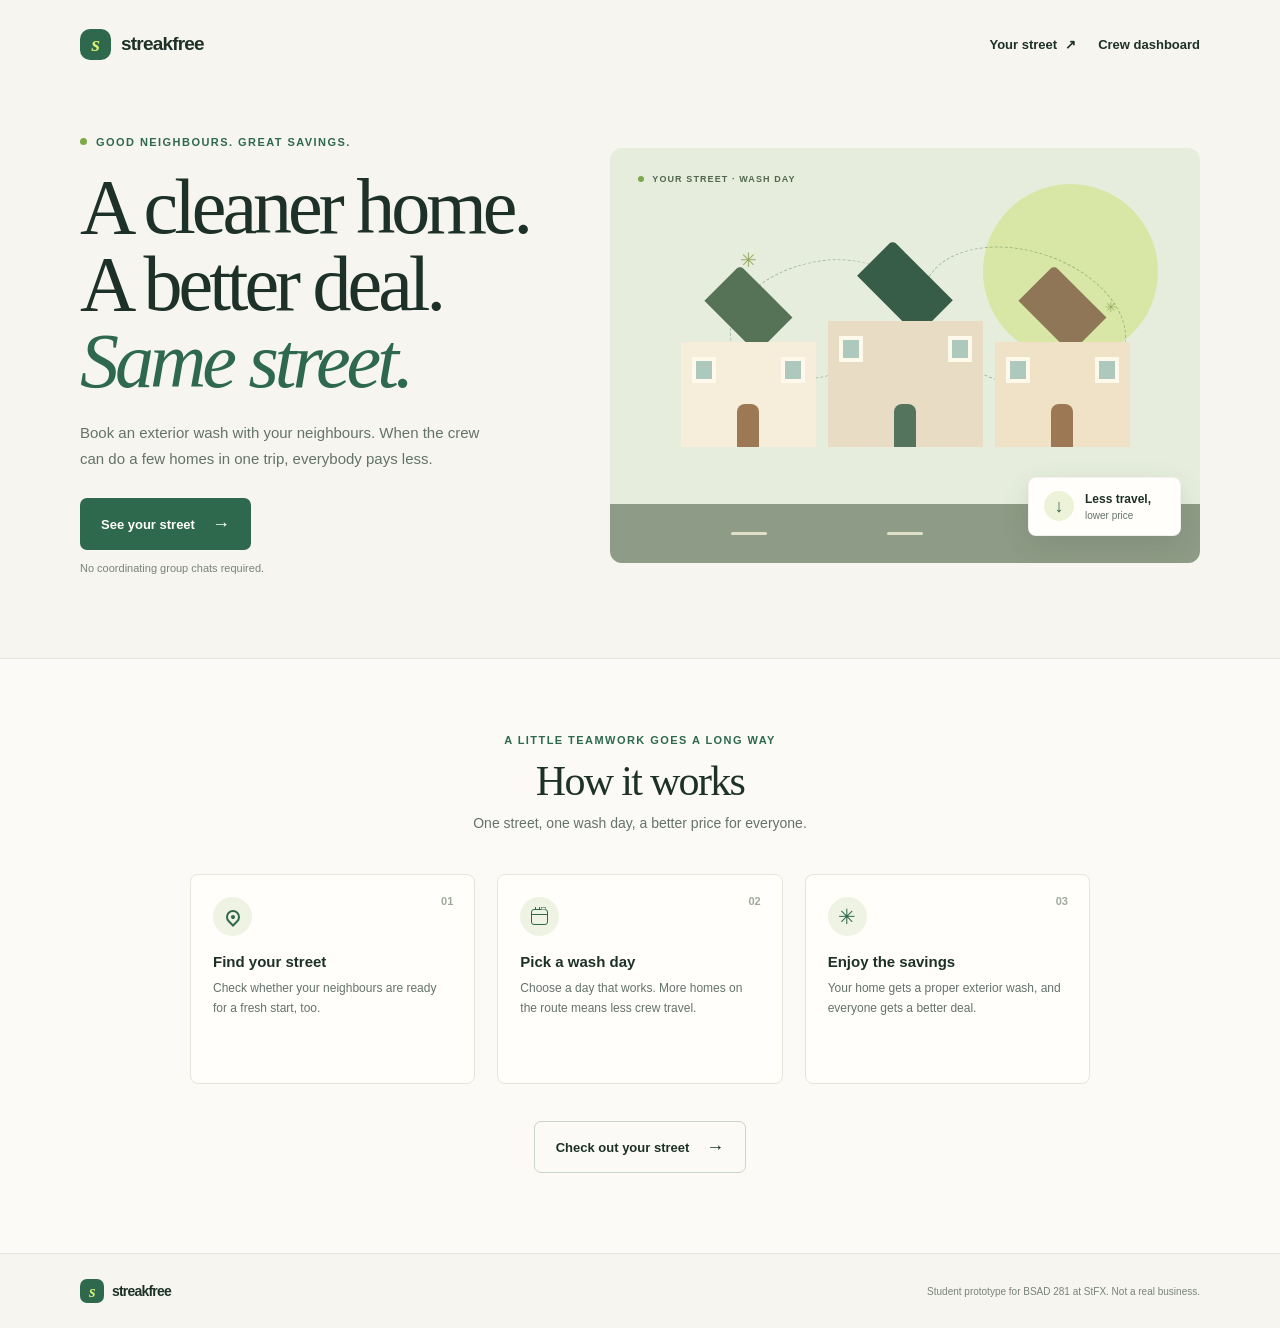
<file: index.html>
<!doctype html>
<html lang="en">
  <head>
    <meta charset="utf-8">
    <meta name="viewport" content="width=device-width, initial-scale=1">
    <meta name="theme-color" content="#f6f5ef">
    <meta name="description" content="Get your home's exterior washed for less when your neighbours book the same day.">
    <title>StreakFree — A cleaner street, together</title>
    <link rel="stylesheet" href="style.css">
  </head>
  <body>
    <header class="site-header">
      <a class="wordmark" href="index.html" aria-label="StreakFree home">
        <span class="wordmark-icon" aria-hidden="true">s</span>
        <span>streakfree</span>
      </a>
      <nav class="header-nav" aria-label="Primary navigation">
        <a class="header-link" href="street.html">Your street <span aria-hidden="true">↗</span></a>
        <a class="header-link" href="crews.html">Crew dashboard</a>
      </nav>
    </header>

    <main>
      <section class="hero">
        <div class="hero-copy">
          <p class="eyebrow"><span class="eyebrow-dot"></span> Good neighbours. Great savings.</p>
          <h1>A cleaner home.<br>A better deal.<br><span>Same street.</span></h1>
          <p class="hero-description">Book an exterior wash with your neighbours. When the crew can do a few homes in one trip, everybody pays less.</p>
          <a class="button button-primary" href="street.html">See your street <span aria-hidden="true">→</span></a>
          <p class="hero-note">No coordinating group chats required.</p>
        </div>

        <div class="neighbourhood" aria-label="Illustration of neighbours booking exterior house washes together">
          <div class="sun" aria-hidden="true"></div>
          <div class="route route-one" aria-hidden="true"></div>
          <div class="route route-two" aria-hidden="true"></div>
          <div class="street-label"><span class="street-label-dot"></span> YOUR STREET · WASH DAY</div>
          <div class="houses">
            <div class="house house-one">
              <div class="roof"></div><div class="home"><span class="window"></span><span class="door"></span><span class="window"></span></div>
            </div>
            <div class="house house-two">
              <div class="roof"></div><div class="home"><span class="window"></span><span class="door"></span><span class="window"></span></div>
            </div>
            <div class="house house-three">
              <div class="roof"></div><div class="home"><span class="window"></span><span class="door"></span><span class="window"></span></div>
            </div>
          </div>
          <div class="road" aria-hidden="true"><span></span><span></span><span></span></div>
          <div class="savings-card"><span class="savings-icon" aria-hidden="true">↓</span><span><strong>Less travel,</strong><br>lower price</span></div>
          <span class="sparkle sparkle-one" aria-hidden="true">✳</span>
          <span class="sparkle sparkle-two" aria-hidden="true">✳</span>
        </div>
      </section>

      <section class="how-it-works" id="how-it-works">
        <div class="section-heading">
          <p class="eyebrow">A little teamwork goes a long way</p>
          <h2>How it works</h2>
          <p>One street, one wash day, a better price for everyone.</p>
        </div>
        <div class="steps">
          <article class="step">
            <span class="step-number">01</span>
            <div class="step-icon icon-pin" aria-hidden="true"><span></span></div>
            <h3>Find your street</h3>
            <p>Check whether your neighbours are ready for a fresh start, too.</p>
          </article>
          <article class="step">
            <span class="step-number">02</span>
            <div class="step-icon icon-calendar" aria-hidden="true"><span></span></div>
            <h3>Pick a wash day</h3>
            <p>Choose a day that works. More homes on the route means less crew travel.</p>
          </article>
          <article class="step">
            <span class="step-number">03</span>
            <div class="step-icon icon-sparkle" aria-hidden="true"><span>✳</span></div>
            <h3>Enjoy the savings</h3>
            <p>Your home gets a proper exterior wash, and everyone gets a better deal.</p>
          </article>
        </div>
        <a class="button button-secondary" href="street.html">Check out your street <span aria-hidden="true">→</span></a>
      </section>
    </main>

    <footer class="site-footer">
      <a class="wordmark wordmark-footer" href="index.html"><span class="wordmark-icon" aria-hidden="true">s</span><span>streakfree</span></a>
      <p>Student prototype for BSAD 281 at StFX. Not a real business.</p>
    </footer>
  </body>
</html>
</file>
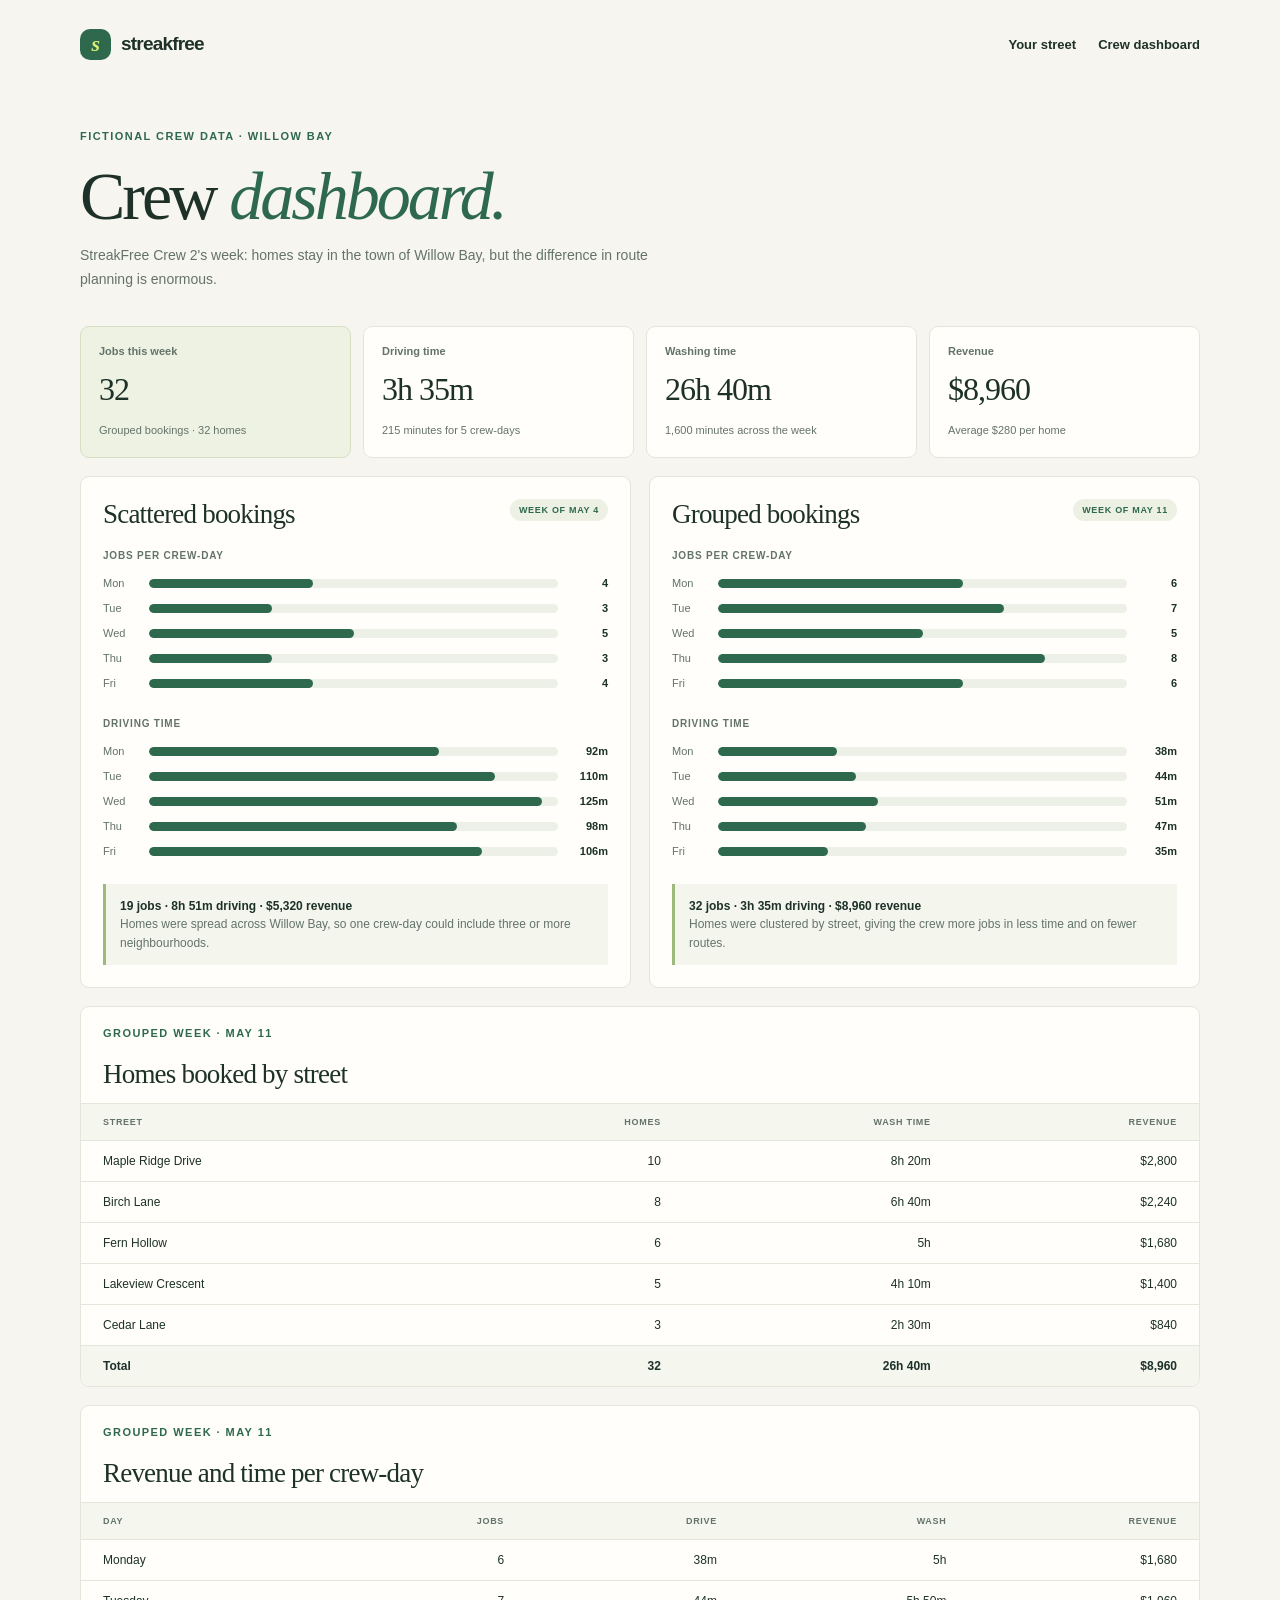
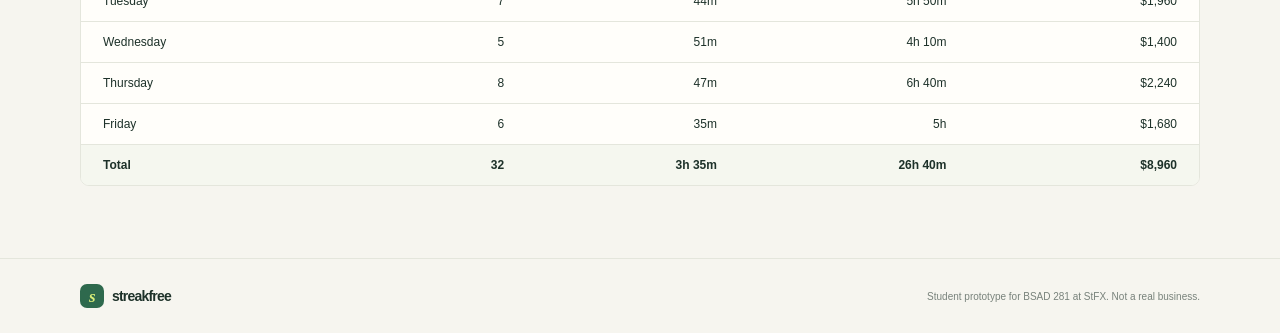
<file: crews.html>
<!doctype html>
<html lang="en">
  <head>
    <meta charset="utf-8">
    <meta name="viewport" content="width=device-width, initial-scale=1">
    <meta name="theme-color" content="#f6f5ef">
    <meta name="description" content="A fictional StreakFree crew dashboard comparing scattered and grouped booking weeks.">
    <title>Crew dashboard — StreakFree</title>
    <link rel="stylesheet" href="style.css">
  </head>
  <body>
    <header class="site-header">
      <a class="wordmark" href="index.html" aria-label="StreakFree home">
        <span class="wordmark-icon" aria-hidden="true">s</span>
        <span>streakfree</span>
      </a>
      <nav class="header-nav" aria-label="Primary navigation">
        <a class="header-link" href="street.html">Your street</a>
        <a class="header-link" href="crews.html" aria-current="page">Crew dashboard</a>
      </nav>
    </header>

    <main class="crew-main">
      <section class="crew-intro" aria-labelledby="crew-title">
        <p class="eyebrow"><span class="eyebrow-dot" aria-hidden="true"></span> Fictional crew data · Willow Bay</p>
        <h1 id="crew-title">Crew <span>dashboard.</span></h1>
        <p>StreakFree Crew 2's week: homes stay in the town of Willow Bay, but the difference in route planning is enormous.</p>
      </section>

      <section class="crew-summary" aria-label="Grouped week summary">
        <article class="crew-summary-card highlight">
          <span class="metric-label">Jobs this week</span>
          <strong>32</strong>
          <p>Grouped bookings · 32 homes</p>
        </article>
        <article class="crew-summary-card">
          <span class="metric-label">Driving time</span>
          <strong>3h 35m</strong>
          <p>215 minutes for 5 crew-days</p>
        </article>
        <article class="crew-summary-card">
          <span class="metric-label">Washing time</span>
          <strong>26h 40m</strong>
          <p>1,600 minutes across the week</p>
        </article>
        <article class="crew-summary-card">
          <span class="metric-label">Revenue</span>
          <strong>$8,960</strong>
          <p>Average $280 per home</p>
        </article>
      </section>

      <section class="crew-grid" aria-label="Comparison of two booking patterns">
        <article class="crew-section">
          <div class="crew-section-heading">
            <h2>Scattered bookings</h2>
            <span class="week-tag">Week of May 4</span>
          </div>

          <div class="chart-block">
            <p class="chart-title">Jobs per crew-day</p>
            <div class="chart-row">
              <span class="chart-row-label">Mon</span>
              <span class="chart-track"><span class="chart-bar" style="width:40%"></span></span>
              <span class="chart-value">4</span>
            </div>
            <div class="chart-row">
              <span class="chart-row-label">Tue</span>
              <span class="chart-track"><span class="chart-bar" style="width:30%"></span></span>
              <span class="chart-value">3</span>
            </div>
            <div class="chart-row">
              <span class="chart-row-label">Wed</span>
              <span class="chart-track"><span class="chart-bar" style="width:50%"></span></span>
              <span class="chart-value">5</span>
            </div>
            <div class="chart-row">
              <span class="chart-row-label">Thu</span>
              <span class="chart-track"><span class="chart-bar" style="width:30%"></span></span>
              <span class="chart-value">3</span>
            </div>
            <div class="chart-row">
              <span class="chart-row-label">Fri</span>
              <span class="chart-track"><span class="chart-bar" style="width:40%"></span></span>
              <span class="chart-value">4</span>
            </div>
          </div>

          <div class="chart-block">
            <p class="chart-title">Driving time</p>
            <div class="chart-row">
              <span class="chart-row-label">Mon</span>
              <span class="chart-track"><span class="chart-bar" style="width:70.8%"></span></span>
              <span class="chart-value">92m</span>
            </div>
            <div class="chart-row">
              <span class="chart-row-label">Tue</span>
              <span class="chart-track"><span class="chart-bar" style="width:84.6%"></span></span>
              <span class="chart-value">110m</span>
            </div>
            <div class="chart-row">
              <span class="chart-row-label">Wed</span>
              <span class="chart-track"><span class="chart-bar" style="width:96.2%"></span></span>
              <span class="chart-value">125m</span>
            </div>
            <div class="chart-row">
              <span class="chart-row-label">Thu</span>
              <span class="chart-track"><span class="chart-bar" style="width:75.4%"></span></span>
              <span class="chart-value">98m</span>
            </div>
            <div class="chart-row">
              <span class="chart-row-label">Fri</span>
              <span class="chart-track"><span class="chart-bar" style="width:81.5%"></span></span>
              <span class="chart-value">106m</span>
            </div>
          </div>

          <div class="comparison-callout">
            <strong>19 jobs · 8h 51m driving · $5,320 revenue</strong><br>
            Homes were spread across Willow Bay, so one crew-day could include three or more neighbourhoods.
          </div>
        </article>

        <article class="crew-section grouped">
          <div class="crew-section-heading">
            <h2>Grouped bookings</h2>
            <span class="week-tag">Week of May 11</span>
          </div>

          <div class="chart-block">
            <p class="chart-title">Jobs per crew-day</p>
            <div class="chart-row">
              <span class="chart-row-label">Mon</span>
              <span class="chart-track"><span class="chart-bar" style="width:60%"></span></span>
              <span class="chart-value">6</span>
            </div>
            <div class="chart-row">
              <span class="chart-row-label">Tue</span>
              <span class="chart-track"><span class="chart-bar" style="width:70%"></span></span>
              <span class="chart-value">7</span>
            </div>
            <div class="chart-row">
              <span class="chart-row-label">Wed</span>
              <span class="chart-track"><span class="chart-bar" style="width:50%"></span></span>
              <span class="chart-value">5</span>
            </div>
            <div class="chart-row">
              <span class="chart-row-label">Thu</span>
              <span class="chart-track"><span class="chart-bar" style="width:80%"></span></span>
              <span class="chart-value">8</span>
            </div>
            <div class="chart-row">
              <span class="chart-row-label">Fri</span>
              <span class="chart-track"><span class="chart-bar" style="width:60%"></span></span>
              <span class="chart-value">6</span>
            </div>
          </div>

          <div class="chart-block">
            <p class="chart-title">Driving time</p>
            <div class="chart-row">
              <span class="chart-row-label">Mon</span>
              <span class="chart-track"><span class="chart-bar" style="width:29.2%"></span></span>
              <span class="chart-value">38m</span>
            </div>
            <div class="chart-row">
              <span class="chart-row-label">Tue</span>
              <span class="chart-track"><span class="chart-bar" style="width:33.8%"></span></span>
              <span class="chart-value">44m</span>
            </div>
            <div class="chart-row">
              <span class="chart-row-label">Wed</span>
              <span class="chart-track"><span class="chart-bar" style="width:39.2%"></span></span>
              <span class="chart-value">51m</span>
            </div>
            <div class="chart-row">
              <span class="chart-row-label">Thu</span>
              <span class="chart-track"><span class="chart-bar" style="width:36.2%"></span></span>
              <span class="chart-value">47m</span>
            </div>
            <div class="chart-row">
              <span class="chart-row-label">Fri</span>
              <span class="chart-track"><span class="chart-bar" style="width:26.9%"></span></span>
              <span class="chart-value">35m</span>
            </div>
          </div>

          <div class="comparison-callout">
            <strong>32 jobs · 3h 35m driving · $8,960 revenue</strong><br>
            Homes were clustered by street, giving the crew more jobs in less time and on fewer routes.
          </div>
        </article>
      </section>

      <section class="street-bookings" aria-labelledby="street-bookings-title">
        <div class="street-bookings-heading">
          <div>
            <p class="eyebrow">Grouped week · May 11</p>
            <h2 id="street-bookings-title">Homes booked by street</h2>
          </div>
        </div>
        <div class="table-scroll" role="region" aria-label="Homes booked by street" tabindex="0">
        <table class="street-table">
          <thead>
            <tr>
              <th scope="col">Street</th>
              <th scope="col">Homes</th>
              <th scope="col">Wash time</th>
              <th scope="col">Revenue</th>
            </tr>
          </thead>
          <tbody>
            <tr>
              <td>Maple Ridge Drive</td>
              <td>10</td>
              <td>8h 20m</td>
              <td>$2,800</td>
            </tr>
            <tr>
              <td>Birch Lane</td>
              <td>8</td>
              <td>6h 40m</td>
              <td>$2,240</td>
            </tr>
            <tr>
              <td>Fern Hollow</td>
              <td>6</td>
              <td>5h</td>
              <td>$1,680</td>
            </tr>
            <tr>
              <td>Lakeview Crescent</td>
              <td>5</td>
              <td>4h 10m</td>
              <td>$1,400</td>
            </tr>
            <tr>
              <td>Cedar Lane</td>
              <td>3</td>
              <td>2h 30m</td>
              <td>$840</td>
            </tr>
            <tr>
              <td>Total</td>
              <td>32</td>
              <td>26h 40m</td>
              <td>$8,960</td>
            </tr>
          </tbody>
        </table>
        </div>
      </section>

      <section class="street-bookings crew-day-booking" aria-labelledby="crew-day-title">
        <div class="street-bookings-heading">
          <div>
            <p class="eyebrow">Grouped week · May 11</p>
            <h2 id="crew-day-title">Revenue and time per crew-day</h2>
          </div>
        </div>
        <div class="table-scroll" role="region" aria-label="Revenue and time per crew-day" tabindex="0">
        <table class="street-table">
          <thead>
            <tr>
              <th scope="col">Day</th>
              <th scope="col">Jobs</th>
              <th scope="col">Drive</th>
              <th scope="col">Wash</th>
              <th scope="col">Revenue</th>
            </tr>
          </thead>
          <tbody>
            <tr><td>Monday</td><td>6</td><td>38m</td><td>5h</td><td>$1,680</td></tr>
            <tr><td>Tuesday</td><td>7</td><td>44m</td><td>5h 50m</td><td>$1,960</td></tr>
            <tr><td>Wednesday</td><td>5</td><td>51m</td><td>4h 10m</td><td>$1,400</td></tr>
            <tr><td>Thursday</td><td>8</td><td>47m</td><td>6h 40m</td><td>$2,240</td></tr>
            <tr><td>Friday</td><td>6</td><td>35m</td><td>5h</td><td>$1,680</td></tr>
            <tr><td>Total</td><td>32</td><td>3h 35m</td><td>26h 40m</td><td>$8,960</td></tr>
          </tbody>
        </table>
        </div>
      </section>
    </main>

    <footer class="site-footer">
      <a class="wordmark wordmark-footer" href="index.html"><span class="wordmark-icon" aria-hidden="true">s</span><span>streakfree</span></a>
      <p>Student prototype for BSAD 281 at StFX. Not a real business.</p>
    </footer>
  </body>
</html>
</file>
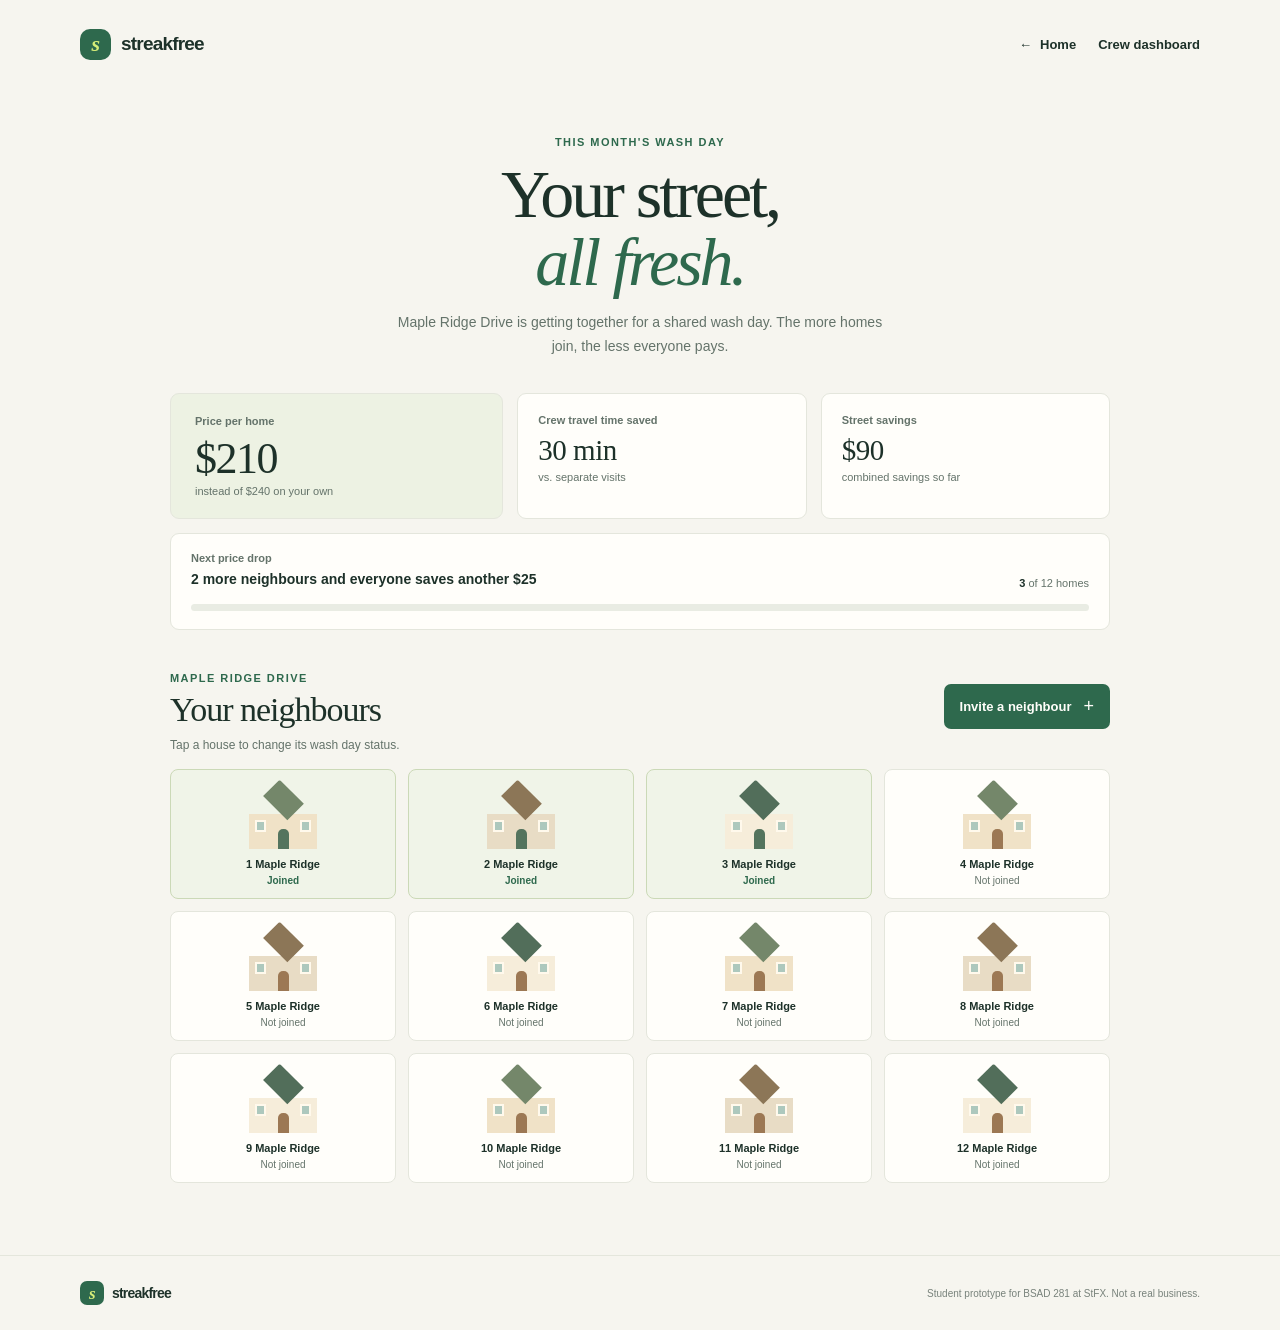
<file: street.html>
<!doctype html>
<html lang="en">
  <head>
    <meta charset="utf-8">
    <meta name="viewport" content="width=device-width, initial-scale=1">
    <meta name="theme-color" content="#f6f5ef">
    <meta name="description" content="See how many neighbours are joining Maple Ridge Drive's shared StreakFree wash day.">
    <title>Your street — StreakFree</title>
    <link rel="stylesheet" href="style.css">
  </head>
  <body>
    <header class="site-header">
      <a class="wordmark" href="index.html" aria-label="StreakFree home">
        <span class="wordmark-icon" aria-hidden="true">s</span>
        <span>streakfree</span>
      </a>
      <nav class="header-nav" aria-label="Primary navigation">
        <a class="header-link" href="index.html"><span aria-hidden="true">←</span> Home</a>
        <a class="header-link" href="crews.html">Crew dashboard</a>
      </nav>
    </header>

    <main class="street-main">
      <div class="street-page">
        <section class="street-intro" aria-labelledby="street-title">
          <p class="eyebrow"><span class="eyebrow-dot" aria-hidden="true"></span> This month's wash day</p>
          <h1 id="street-title">Your street,<br><span>all fresh.</span></h1>
          <p>Maple Ridge Drive is getting together for a shared wash day. The more homes join, the less everyone pays.</p>
        </section>

        <section class="street-dashboard" aria-label="Street wash day savings">
          <div class="price-card">
            <p class="metric-label">Price per home</p>
            <p class="price-value" id="price-value">$210</p>
            <p class="price-note">instead of $240 on your own</p>
          </div>
          <div class="street-stats">
            <div class="stat-card">
              <p class="metric-label">Crew travel time saved</p>
              <p class="stat-value" id="time-saved">30 min</p>
              <p class="stat-note">vs. separate visits</p>
            </div>
            <div class="stat-card">
              <p class="metric-label">Street savings</p>
              <p class="stat-value" id="street-savings">$90</p>
              <p class="stat-note">combined savings so far</p>
            </div>
          </div>
        </section>

        <section class="progress-card" aria-labelledby="progress-title">
          <div class="progress-copy">
            <div>
              <p class="metric-label" id="progress-title">Next price drop</p>
              <p class="progress-message" id="progress-message" aria-live="polite">2 more neighbours and everyone saves another $25</p>
            </div>
            <p class="home-count"><strong id="joined-count">3</strong> of 12 homes</p>
          </div>
          <div
            class="progress-track"
            id="progress-track"
            role="progressbar"
            aria-label="Progress toward the next price drop"
            aria-valuemin="0"
            aria-valuemax="2"
            aria-valuenow="0"
          >
            <span class="progress-fill" id="progress-fill"></span>
          </div>
        </section>

        <section class="street-homes" aria-labelledby="homes-title">
          <div class="homes-heading">
            <div>
              <p class="eyebrow">Maple Ridge Drive</p>
              <h2 id="homes-title">Your neighbours</h2>
            </div>
            <button class="button button-primary invite-button" id="invite-button" type="button">
              Invite a neighbour <span aria-hidden="true">+</span>
            </button>
          </div>
          <p class="homes-help">Tap a house to change its wash day status.</p>
          <div class="house-grid" id="house-grid" aria-label="Homes on Maple Ridge Drive"></div>
        </section>
      </div>
    </main>

    <footer class="site-footer">
      <a class="wordmark wordmark-footer" href="index.html"><span class="wordmark-icon" aria-hidden="true">s</span><span>streakfree</span></a>
      <p>Student prototype for BSAD 281 at StFX. Not a real business.</p>
    </footer>

    <script>
      const homes = Array.from({ length: 12 }, (_, index) => ({
        number: index + 1,
        joined: index < 3,
      }));
      const priceTiers = [
        { homes: 3, price: 210 },
        { homes: 5, price: 185 },
        { homes: 8, price: 165 },
        { homes: 10, price: 150 },
      ];

      const houseGrid = document.querySelector('#house-grid');
      const inviteButton = document.querySelector('#invite-button');
      const priceValue = document.querySelector('#price-value');
      const timeSaved = document.querySelector('#time-saved');
      const streetSavings = document.querySelector('#street-savings');
      const joinedCount = document.querySelector('#joined-count');
      const progressMessage = document.querySelector('#progress-message');
      const progressTrack = document.querySelector('#progress-track');
      const progressFill = document.querySelector('#progress-fill');

      function currentPrice(count) {
        return priceTiers.reduce((price, tier) => count >= tier.homes ? tier.price : price, 240);
      }

      function render() {
        const joined = homes.filter((home) => home.joined).length;
        const price = currentPrice(joined);
        const nextTier = priceTiers.find((tier) => joined < tier.homes);

        priceValue.textContent = `$${price}`;
        timeSaved.textContent = `${Math.max(0, joined - 1) * 15} min`;
        streetSavings.textContent = `$${joined * (240 - price)}`;
        joinedCount.textContent = joined;

        if (nextTier) {
          const previousTier = [...priceTiers].reverse().find((tier) => joined >= tier.homes);
          const start = previousTier ? previousTier.homes : 0;
          const needed = nextTier.homes - joined;
          const range = nextTier.homes - start;
          const progress = joined - start;
          const nextPrice = nextTier.price;
          progressMessage.textContent = `${needed} more ${needed === 1 ? 'neighbour' : 'neighbours'} and everyone saves another $${price - nextPrice}`;
          progressTrack.setAttribute('aria-valuemax', range);
          progressTrack.setAttribute('aria-valuenow', progress);
          progressTrack.setAttribute('aria-valuetext', `${progress} of ${range} homes toward the next price drop`);
          progressFill.style.width = `${(progress / range) * 100}%`;
        } else {
          progressMessage.textContent = 'Every home is in. Your street is at its best price.';
          progressTrack.setAttribute('aria-valuemax', 1);
          progressTrack.setAttribute('aria-valuenow', 1);
          progressTrack.setAttribute('aria-valuetext', 'All homes are in; this is the best price');
          progressFill.style.width = '100%';
        }

        houseGrid.replaceChildren(...homes.map((home) => {
          const button = document.createElement('button');
          button.className = `house-card${home.joined ? ' is-joined' : ''}`;
          button.type = 'button';
          button.setAttribute('aria-pressed', String(home.joined));
          button.setAttribute('aria-label', `${home.number} Maple Ridge Drive, ${home.joined ? 'joined' : 'not joined'}. Click to ${home.joined ? 'remove from' : 'join'} wash day.`);
          button.innerHTML = `
            <span class="house-art" aria-hidden="true">
              <span class="house-roof"></span>
              <span class="house-body">
                <span class="house-window"></span>
                <span class="house-door"></span>
                <span class="house-window"></span>
              </span>
            </span>
            <span class="house-address">${home.number} Maple Ridge</span>
            <span class="house-status">${home.joined ? 'Joined' : 'Not joined'}</span>
          `;
          button.addEventListener('click', () => {
            home.joined = !home.joined;
            render();
          });
          return button;
        }));

        inviteButton.disabled = joined === homes.length;
        inviteButton.setAttribute('aria-label', joined === homes.length ? 'All neighbours have joined' : 'Invite a neighbour to join wash day');
      }

      inviteButton.addEventListener('click', () => {
        const nextHome = homes.find((home) => !home.joined);
        if (nextHome) {
          nextHome.joined = true;
          render();
        }
      });

      render();
    </script>
  </body>
</html>
</file>
<file: style.css>
:root {
  color-scheme: light;
  --ink: #1d3129;
  --muted: #64736a;
  --green: #2e694d;
  --lime: #d7ed78;
  --paper: #f6f5ef;
  --white: #fffefa;
  --line: #e4e6dc;
  --serif: Georgia, 'Times New Roman', serif;
  --sans: 'Avenir Next', Avenir, 'Segoe UI', sans-serif;
}

* { box-sizing: border-box; }

html { scroll-behavior: smooth; }

body {
  margin: 0;
  background: var(--paper);
  color: var(--ink);
  font-family: var(--sans);
  -webkit-font-smoothing: antialiased;
}

a { color: inherit; }

.site-header {
  width: min(1120px, calc(100% - 64px));
  height: 88px;
  margin: 0 auto;
  display: flex;
  align-items: center;
  justify-content: space-between;
}

.wordmark {
  display: inline-flex;
  align-items: center;
  gap: 10px;
  text-decoration: none;
  font-size: 19px;
  font-weight: 750;
  letter-spacing: -0.8px;
}

.wordmark-icon {
  width: 31px;
  height: 31px;
  display: grid;
  place-items: center;
  border-radius: 10px;
  background: var(--green);
  color: var(--lime);
  font-family: var(--serif);
  font-size: 22px;
  font-style: italic;
  line-height: 1;
}

.header-link {
  display: inline-flex;
  align-items: center;
  gap: 8px;
  text-decoration: none;
  font-size: 13px;
  font-weight: 650;
}

.header-link:hover { color: var(--green); }
.header-nav { display: flex; align-items: center; gap: 22px; }

.hero {
  width: min(1120px, calc(100% - 64px));
  min-height: 535px;
  margin: 0 auto;
  padding: 38px 0 74px;
  display: grid;
  grid-template-columns: 0.92fr 1.08fr;
  align-items: center;
  gap: 28px;
}

.hero-copy { position: relative; z-index: 1; }

.eyebrow {
  margin: 0 0 20px;
  color: var(--green);
  font-size: 11px;
  font-weight: 750;
  letter-spacing: 1.45px;
  text-transform: uppercase;
}

.hero .eyebrow { display: flex; align-items: center; gap: 9px; }

.eyebrow-dot, .street-label-dot {
  width: 7px;
  height: 7px;
  border-radius: 50%;
  background: #7caa47;
}

h1, h2, h3, p { margin-top: 0; }

.hero h1, .street-placeholder h1 {
  margin-bottom: 20px;
  font-family: var(--serif);
  font-size: clamp(50px, 6.2vw, 78px);
  font-weight: 400;
  letter-spacing: -4px;
  line-height: 0.99;
}

.hero h1 span, .street-placeholder h1 span { color: var(--green); font-style: italic; }

.hero-description {
  max-width: 410px;
  margin-bottom: 26px;
  color: var(--muted);
  font-size: 15px;
  line-height: 1.75;
}

.button {
  min-height: 52px;
  padding: 0 21px;
  border: 0;
  border-radius: 7px;
  display: inline-flex;
  align-items: center;
  justify-content: center;
  gap: 17px;
  text-decoration: none;
  font-size: 13px;
  font-weight: 700;
  transition: background-color 160ms ease, transform 160ms ease;
}

.button:hover { transform: translateY(-2px); }
.button-primary { background: var(--green); color: var(--white); }
.button-primary:hover { background: #24543d; }
.button-secondary { border: 1px solid #cdd4c8; background: transparent; color: var(--ink); }
.button-secondary:hover { background: var(--white); }
.button span { font-size: 18px; font-weight: 400; }

.hero-note {
  margin: 12px 0 0;
  color: #78827b;
  font-size: 11px;
}

.neighbourhood {
  height: 390px;
  position: relative;
  overflow: hidden;
  border-radius: 12px;
  background: #e6eddc;
}

.sun {
  width: 175px;
  height: 175px;
  position: absolute;
  top: 36px;
  right: 42px;
  border-radius: 50%;
  background: #d8e7a6;
}

.street-label {
  position: absolute;
  top: 26px;
  left: 28px;
  display: flex;
  align-items: center;
  gap: 8px;
  color: #52674d;
  font-size: 9px;
  font-weight: 750;
  letter-spacing: 1.1px;
}

.street-label-dot { width: 6px; height: 6px; background: #80a74d; }

.houses {
  position: absolute;
  right: 25px;
  bottom: 116px;
  left: 25px;
  display: flex;
  align-items: flex-end;
  justify-content: center;
  gap: 12px;
}

.house { width: 30%; position: relative; }
.house-one { max-width: 135px; }
.house-two { max-width: 155px; }
.house-three { max-width: 135px; }

.roof {
  width: 76%;
  height: 70px;
  margin: 0 auto -2px;
  position: relative;
  z-index: 1;
  transform: rotate(45deg) scale(0.72);
  border-radius: 7px 0 0;
  background: #567257;
}

.house-two .roof { background: #375d49; }
.house-three .roof { background: #8e7657; }

.home {
  height: 105px;
  padding: 15px 11px 0;
  position: relative;
  z-index: 2;
  display: flex;
  align-items: flex-start;
  justify-content: space-between;
  background: #f6edda;
}

.house-two .home { height: 126px; background: #e8dcc5; }
.house-three .home { background: #f0e2c7; }

.window {
  width: 24px;
  height: 26px;
  border: 4px solid #fff9ec;
  background: #adc8bd;
}

.door {
  width: 22px;
  height: 43px;
  align-self: flex-end;
  border-radius: 8px 8px 0 0;
  background: #9c7854;
}

.house-two .door { background: #54745e; }

.road {
  height: 59px;
  position: absolute;
  right: 0;
  bottom: 0;
  left: 0;
  display: flex;
  align-items: center;
  justify-content: space-evenly;
  background: #8e9b86;
}

.road span { width: 36px; height: 3px; border-radius: 3px; background: #dfe0c8; }

.savings-card {
  min-width: 153px;
  padding: 12px 15px;
  position: absolute;
  right: 19px;
  bottom: 27px;
  z-index: 3;
  display: flex;
  align-items: center;
  gap: 11px;
  border: 1px solid rgba(30, 55, 39, 0.06);
  border-radius: 8px;
  background: var(--white);
  box-shadow: 0 9px 28px rgba(39, 65, 45, 0.12);
  color: var(--muted);
  font-size: 10px;
  line-height: 1.5;
}

.savings-card strong { color: var(--ink); font-size: 12px; }
.savings-icon {
  width: 30px;
  height: 30px;
  display: grid;
  place-items: center;
  border-radius: 50%;
  background: #edf3d9;
  color: var(--green);
  font-size: 18px;
}

.sparkle { position: absolute; color: #96ac63; }
.sparkle-one { top: 100px; left: 22%; font-size: 20px; }
.sparkle-two { top: 151px; right: 14%; font-size: 14px; }
.route { position: absolute; z-index: 1; border: 1px dashed rgba(76, 115, 77, 0.42); border-radius: 50%; }
.route-one { width: 180px; height: 115px; top: 114px; left: 20%; transform: rotate(-15deg); }
.route-two { width: 210px; height: 135px; top: 103px; right: 12%; transform: rotate(18deg); }

.how-it-works {
  padding: 75px 32px 80px;
  border-top: 1px solid var(--line);
  background: #fbfaf6;
  text-align: center;
}

.section-heading { max-width: 490px; margin: 0 auto 43px; }
.section-heading .eyebrow { margin-bottom: 11px; }
.section-heading h2 {
  margin-bottom: 10px;
  font-family: var(--serif);
  font-size: 42px;
  font-weight: 400;
  letter-spacing: -1.7px;
}

.section-heading > p:last-child { margin-bottom: 0; color: var(--muted); font-size: 14px; }

.steps {
  width: min(900px, 100%);
  margin: 0 auto 37px;
  display: grid;
  grid-template-columns: repeat(3, 1fr);
  gap: 22px;
  text-align: left;
}

.step {
  min-height: 210px;
  padding: 22px 22px 20px;
  position: relative;
  border: 1px solid var(--line);
  border-radius: 8px;
  background: var(--white);
}

.step-number { position: absolute; top: 20px; right: 21px; color: #a0aa9c; font-size: 11px; font-weight: 700; }
.step-icon {
  width: 39px;
  height: 39px;
  margin-bottom: 17px;
  position: relative;
  display: grid;
  place-items: center;
  border-radius: 50%;
  background: #eff3e4;
}

.icon-pin span {
  width: 14px;
  height: 14px;
  border: 2px solid var(--green);
  border-radius: 50% 50% 50% 0;
  position: relative;
  transform: rotate(-45deg);
}

.icon-pin span::after {
  width: 4px;
  height: 4px;
  position: absolute;
  top: 3px;
  left: 3px;
  border-radius: 50%;
  background: var(--green);
  content: '';
}

.icon-calendar span {
  width: 17px;
  height: 16px;
  position: relative;
  border: 1.7px solid var(--green);
  border-radius: 3px;
}

.icon-calendar span::before {
  height: 4px;
  position: absolute;
  top: 4px;
  right: 0;
  left: 0;
  border-top: 1.5px solid var(--green);
  content: '';
}

.icon-calendar span::after {
  width: 3px;
  height: 3px;
  position: absolute;
  top: -3px;
  left: 3px;
  border-right: 1.5px solid var(--green);
  border-left: 1.5px solid var(--green);
  box-shadow: 6px 0 0 -0.5px #eff3e4, 6px 0 0 0 var(--green);
  content: '';
}

.icon-sparkle { color: var(--green); font-size: 21px; }
.step h3 { margin-bottom: 8px; font-size: 15px; font-weight: 700; }
.step p { max-width: 240px; margin-bottom: 0; color: var(--muted); font-size: 12px; line-height: 1.7; }

.site-footer {
  min-height: 75px;
  padding: 18px max(32px, calc((100% - 1120px) / 2));
  display: flex;
  align-items: center;
  justify-content: space-between;
  gap: 18px;
  border-top: 1px solid var(--line);
}

.wordmark-footer { gap: 8px; font-size: 14px; }
.wordmark-footer .wordmark-icon { width: 24px; height: 24px; border-radius: 7px; font-size: 17px; }
.site-footer p { margin: 0; color: #78827b; font-size: 10px; text-align: right; }

.street-main {
  min-height: calc(100vh - 163px);
  padding: 54px 24px 80px;
  display: grid;
  place-items: center;
}

.street-placeholder { max-width: 530px; text-align: center; }
.placeholder-icon {
  width: 64px;
  height: 64px;
  margin: 0 auto 23px;
  position: relative;
  border: 1px solid #dfe5d6;
  border-radius: 50%;
  background: #edf1e4;
}

.placeholder-icon::before, .placeholder-icon::after {
  width: 20px;
  height: 20px;
  position: absolute;
  top: 23px;
  border: 2px solid var(--green);
  border-radius: 3px 3px 0 0;
  content: '';
}

.placeholder-icon::before { left: 11px; }
.placeholder-icon::after { right: 11px; }
.placeholder-icon span {
  width: 7px;
  height: 12px;
  position: absolute;
  bottom: 9px;
  left: 28px;
  z-index: 1;
  background: var(--green);
}

.street-placeholder .eyebrow { margin-bottom: 15px; }
.street-placeholder h1 { margin-bottom: 17px; font-size: clamp(54px, 8vw, 74px); }
.street-placeholder > p:not(.eyebrow) {
  max-width: 435px;
  margin: 0 auto 26px;
  color: var(--muted);
  font-size: 14px;
  line-height: 1.8;
}

.street-main {
  min-height: calc(100vh - 163px);
  padding: 48px 24px 72px;
  display: block;
}

.street-page { width: min(940px, 100%); margin: 0 auto; }
.street-intro { max-width: 610px; margin: 0 auto 34px; text-align: center; }
.street-intro .eyebrow { margin-bottom: 12px; }
.street-intro h1 {
  margin-bottom: 15px;
  font-family: var(--serif);
  font-size: clamp(48px, 7vw, 68px);
  font-weight: 400;
  letter-spacing: -3px;
  line-height: 1;
}
.street-intro h1 span { color: var(--green); font-style: italic; }
.street-intro > p:last-child {
  max-width: 510px;
  margin: 0 auto;
  color: var(--muted);
  font-size: 14px;
  line-height: 1.7;
}

.street-dashboard {
  margin-bottom: 14px;
  display: grid;
  grid-template-columns: 0.9fr 1.6fr;
  gap: 14px;
}
.price-card, .stat-card, .progress-card {
  border: 1px solid var(--line);
  border-radius: 9px;
  background: var(--white);
}
.price-card { padding: 21px 24px; background: #edf2e3; }
.metric-label { margin-bottom: 8px; color: var(--muted); font-size: 11px; font-weight: 700; }
.price-value { margin-bottom: 2px; font-family: var(--serif); font-size: 44px; letter-spacing: -1.5px; line-height: 1.1; }
.price-note, .stat-note { margin: 0; color: var(--muted); font-size: 11px; }
.street-stats { display: grid; grid-template-columns: repeat(2, 1fr); gap: 14px; }
.stat-card { padding: 20px; }
.stat-value { margin-bottom: 4px; font-family: var(--serif); font-size: 29px; letter-spacing: -0.5px; }

.progress-card { margin-bottom: 42px; padding: 18px 20px; }
.progress-copy { margin-bottom: 15px; display: flex; align-items: flex-end; justify-content: space-between; gap: 16px; }
.progress-copy .metric-label { margin-bottom: 5px; }
.progress-message { margin: 0; font-size: 14px; font-weight: 700; line-height: 1.45; }
.home-count { margin: 0; color: var(--muted); font-size: 11px; white-space: nowrap; }
.home-count strong { color: var(--ink); }
.progress-track { height: 7px; overflow: hidden; border-radius: 10px; background: #e9ece3; }
.progress-fill { width: 0; height: 100%; display: block; border-radius: inherit; background: #8bad57; transition: width 180ms ease; }

.homes-heading { display: flex; align-items: flex-end; justify-content: space-between; gap: 20px; }
.homes-heading .eyebrow { margin-bottom: 7px; }
.homes-heading h2 { margin-bottom: 0; font-family: var(--serif); font-size: 34px; font-weight: 400; letter-spacing: -1px; }
.invite-button { min-height: 45px; padding: 0 16px; gap: 12px; cursor: pointer; }
.invite-button:disabled { cursor: not-allowed; opacity: 0.65; transform: none; }
.homes-help { margin: 9px 0 17px; color: var(--muted); font-size: 12px; }
.house-grid { display: grid; grid-template-columns: repeat(4, minmax(0, 1fr)); gap: 12px; }
.house-card {
  min-width: 0;
  padding: 14px 10px 12px;
  border: 1px solid var(--line);
  border-radius: 8px;
  background: var(--white);
  color: var(--ink);
  font: inherit;
  text-align: center;
  cursor: pointer;
  transition: border-color 160ms ease, background-color 160ms ease, transform 160ms ease;
}
.house-card:hover { transform: translateY(-2px); border-color: #b6c6a9; }
.house-card:focus-visible, .invite-button:focus-visible { outline: 3px solid #9db97d; outline-offset: 3px; }
.house-card.is-joined { border-color: #cbd9b7; background: #f0f4e8; }
.house-art { height: 65px; margin: 0 auto 9px; display: flex; flex-direction: column; align-items: center; justify-content: flex-end; }
.house-roof {
  width: 47px;
  height: 34px;
  margin-bottom: -2px;
  transform: rotate(45deg) scale(0.73);
  border-radius: 4px 0 0;
  background: #74876a;
}
.house-card:nth-child(3n + 2) .house-roof { background: #8c7657; }
.house-card:nth-child(3n) .house-roof { background: #526e5a; }
.house-body { width: 68px; height: 37px; padding: 6px 6px 0; display: flex; align-items: flex-start; justify-content: space-between; background: #f0e2c7; }
.house-card:nth-child(3n + 2) .house-body { background: #e8dcc5; }
.house-card:nth-child(3n) .house-body { background: #f6edda; }
.house-window { width: 11px; height: 12px; border: 2px solid #fff9ec; background: #adc8bd; }
.house-door { width: 11px; height: 20px; align-self: flex-end; border-radius: 5px 5px 0 0; background: #9c7854; }
.house-card.is-joined .house-door { background: #54745e; }
.house-address { display: block; overflow: hidden; font-size: 11px; font-weight: 700; text-overflow: ellipsis; white-space: nowrap; }
.house-status { margin-top: 5px; display: block; color: var(--muted); font-size: 10px; }
.house-card.is-joined .house-status { color: var(--green); font-weight: 700; }

.crew-main {
  width: min(1120px, calc(100% - 64px));
  margin: 0 auto;
  padding: 42px 0 72px;
}

.crew-intro {
  max-width: 720px;
  margin-bottom: 34px;
}

.crew-intro h1 {
  margin-bottom: 14px;
  font-family: var(--serif);
  font-size: clamp(48px, 7vw, 68px);
  font-weight: 400;
  letter-spacing: -3px;
  line-height: 1;
}

.crew-intro h1 span { color: var(--green); font-style: italic; }
.crew-intro > p:last-child {
  max-width: 590px;
  margin-bottom: 0;
  color: var(--muted);
  font-size: 14px;
  line-height: 1.7;
}

.crew-summary {
  margin-bottom: 18px;
  display: grid;
  grid-template-columns: repeat(4, 1fr);
  gap: 12px;
}

.crew-summary-card,
.crew-section,
.street-bookings {
  border: 1px solid var(--line);
  border-radius: 9px;
  background: var(--white);
}

.crew-summary-card {
  min-height: 132px;
  padding: 18px;
  display: flex;
  flex-direction: column;
  justify-content: space-between;
}

.crew-summary-card strong {
  font-family: var(--serif);
  font-size: 32px;
  font-weight: 400;
  letter-spacing: -1px;
}

.crew-summary-card p {
  margin: 7px 0 0;
  color: var(--muted);
  font-size: 11px;
  line-height: 1.5;
}

.crew-summary-card.highlight {
  background: #edf2e3;
  border-color: #d4dfc4;
}

.crew-grid {
  margin-bottom: 18px;
  display: grid;
  grid-template-columns: 1fr 1fr;
  gap: 18px;
}

.crew-section {
  padding: 22px;
}

.crew-section-heading {
  margin-bottom: 20px;
  display: flex;
  align-items: flex-start;
  justify-content: space-between;
  gap: 12px;
}

.crew-section-heading h2 {
  margin: 0;
  font-family: var(--serif);
  font-size: 27px;
  font-weight: 400;
  letter-spacing: -0.8px;
}

.week-tag {
  padding: 6px 9px;
  border-radius: 20px;
  background: #edf1e4;
  color: var(--green);
  font-size: 9px;
  font-weight: 800;
  letter-spacing: 0.7px;
  text-transform: uppercase;
  white-space: nowrap;
}

.chart-block + .chart-block { margin-top: 22px; }
.chart-title {
  margin-bottom: 10px;
  color: var(--muted);
  font-size: 10px;
  font-weight: 800;
  letter-spacing: 0.8px;
  text-transform: uppercase;
}

.chart-row {
  min-height: 25px;
  display: grid;
  grid-template-columns: 38px 1fr 42px;
  align-items: center;
  gap: 8px;
  font-size: 11px;
}

.chart-row-label { color: var(--muted); }
.chart-track {
  height: 9px;
  overflow: hidden;
  border-radius: 8px;
  background: #edf0e7;
}

.chart-bar {
  display: block;
  height: 100%;
  border-radius: inherit;
  background: var(--green);
}

.chart-value { font-weight: 750; text-align: right; }

.comparison-callout {
  margin-top: 20px;
  padding: 13px 14px;
  border-left: 3px solid #9db97d;
  background: #f4f6ed;
  color: var(--muted);
  font-size: 12px;
  line-height: 1.55;
}

.comparison-callout strong { color: var(--ink); }

.street-bookings {
  overflow: hidden;
}

.street-bookings-heading {
  padding: 20px 22px 13px;
  display: flex;
  align-items: flex-end;
  justify-content: space-between;
  gap: 12px;
}

.street-bookings-heading h2 {
  margin: 0;
  font-family: var(--serif);
  font-size: 27px;
  font-weight: 400;
  letter-spacing: -0.8px;
}

.street-table {
  width: 100%;
  border-collapse: collapse;
  font-size: 12px;
}

.street-table th,
.street-table td {
  padding: 13px 22px;
  border-top: 1px solid var(--line);
  text-align: left;
}

.street-table th {
  color: var(--muted);
  font-size: 9px;
  letter-spacing: 0.7px;
  text-transform: uppercase;
}

.street-table td:not(:first-child),
.street-table th:not(:first-child) { text-align: right; }
.street-table tr:last-child { background: #f5f7ef; }
.street-table tr:last-child td { font-weight: 800; }

.table-scroll {
  width: 100%;
  overflow-x: auto;
  -webkit-overflow-scrolling: touch;
}

.table-scroll:focus-visible {
  outline: 3px solid #9db97d;
  outline-offset: -3px;
}

.table-scroll .street-table { min-width: 420px; }
.crew-day-booking { margin-top: 18px; }
.crew-day-booking .street-table { min-width: 480px; }

@media (min-width: 1200px) {
  .hero { min-height: 570px; }
  .neighbourhood { height: 415px; }
}

@media (max-width: 760px) {
  .site-header { width: calc(100% - 40px); height: 72px; }
  .header-nav { justify-content: flex-end; gap: 12px; }
  .hero {
    width: calc(100% - 40px);
    padding: 28px 0 48px;
    grid-template-columns: 1fr;
    gap: 34px;
  }
  .hero h1 { font-size: clamp(56px, 12vw, 72px); letter-spacing: -3px; }
  .hero-description { max-width: 470px; font-size: 14px; }
  .neighbourhood { height: min(370px, 88vw); min-height: 290px; }
  .houses { right: 13px; left: 13px; gap: 9px; }
  .house { width: 31%; }
  .road { height: 50px; }
  .savings-card { right: 13px; bottom: 18px; }
  .how-it-works { padding: 59px 20px 62px; }
  .section-heading { margin-bottom: 31px; }
  .steps { max-width: 470px; grid-template-columns: 1fr; gap: 12px; }
  .step { min-height: 0; padding: 17px 18px 17px 74px; }
  .step-icon { position: absolute; top: 18px; left: 18px; }
  .step-number { top: 18px; right: 18px; }
  .step h3 { padding-right: 35px; }
  .step p { max-width: 340px; }
  .site-footer { padding: 19px 20px; }
  .street-main { padding: 35px 20px 56px; }
  .street-intro { margin-bottom: 27px; }
  .street-dashboard { grid-template-columns: 1fr; gap: 10px; }
  .price-card { padding: 17px 19px; }
  .street-stats { gap: 10px; }
  .stat-card { padding: 16px; }
  .progress-card { margin-bottom: 34px; padding: 16px; }
  .house-grid { grid-template-columns: repeat(3, minmax(0, 1fr)); gap: 9px; }
  .crew-main { width: calc(100% - 40px); padding: 34px 0 56px; }
  .crew-intro { margin-bottom: 27px; }
  .crew-summary { grid-template-columns: repeat(2, 1fr); }
  .crew-grid { grid-template-columns: 1fr; }
  .street-table th,
  .street-table td { padding-right: 14px; padding-left: 14px; }
}

@media (max-width: 420px) {
  .wordmark { font-size: 17px; }
  .header-link { font-size: 11px; }
  .header-nav { max-width: 170px; flex-wrap: wrap; gap: 5px 8px; }
  .hero .eyebrow { font-size: 9px; letter-spacing: 1.1px; }
  .hero h1 { font-size: 54px; }
  .neighbourhood { height: 300px; }
  .sun { width: 135px; height: 135px; top: 36px; right: 27px; }
  .street-label { top: 20px; left: 17px; font-size: 8px; }
  .houses { bottom: 103px; }
  .home { height: 83px; padding: 12px 7px 0; }
  .house-two .home { height: 101px; }
  .window { width: 18px; height: 21px; border-width: 3px; }
  .door { width: 18px; height: 35px; }
  .roof { height: 56px; }
  .road { height: 46px; }
  .road span { width: 23px; }
  .savings-card { min-width: 137px; padding: 9px 11px; bottom: 13px; }
  .sparkle-one { top: 83px; }
  .sparkle-two { top: 120px; }
  .route-one { top: 92px; left: 13%; }
  .route-two { top: 84px; right: 5%; }
  .site-footer { align-items: flex-start; flex-direction: column; gap: 10px; }
  .site-footer p { text-align: left; }
  .street-main { padding-right: 16px; padding-left: 16px; }
  .street-intro h1 { font-size: 50px; }
  .homes-heading { align-items: flex-start; flex-direction: column; gap: 13px; }
  .homes-heading h2 { font-size: 30px; }
  .invite-button { width: 100%; }
  .progress-copy { align-items: flex-start; flex-direction: column; gap: 8px; }
  .crew-main { width: calc(100% - 32px); }
  .crew-intro h1 { font-size: 50px; }
  .crew-summary { grid-template-columns: 1fr 1fr; gap: 8px; }
  .crew-summary-card { min-height: 118px; padding: 14px; }
  .crew-summary-card strong { font-size: 27px; }
  .crew-section { padding: 17px 14px; }
  .crew-section-heading h2 { font-size: 24px; }
  .chart-row { grid-template-columns: 34px 1fr 38px; gap: 6px; }
  .street-bookings-heading { padding: 17px 14px 12px; }
  .street-table { font-size: 10px; }
  .street-table th,
  .street-table td { padding: 11px 8px; }
}

@media (prefers-reduced-motion: reduce) {
  html { scroll-behavior: auto; }
  *, *::before, *::after { transition-duration: 0.01ms !important; }
}
</file>
